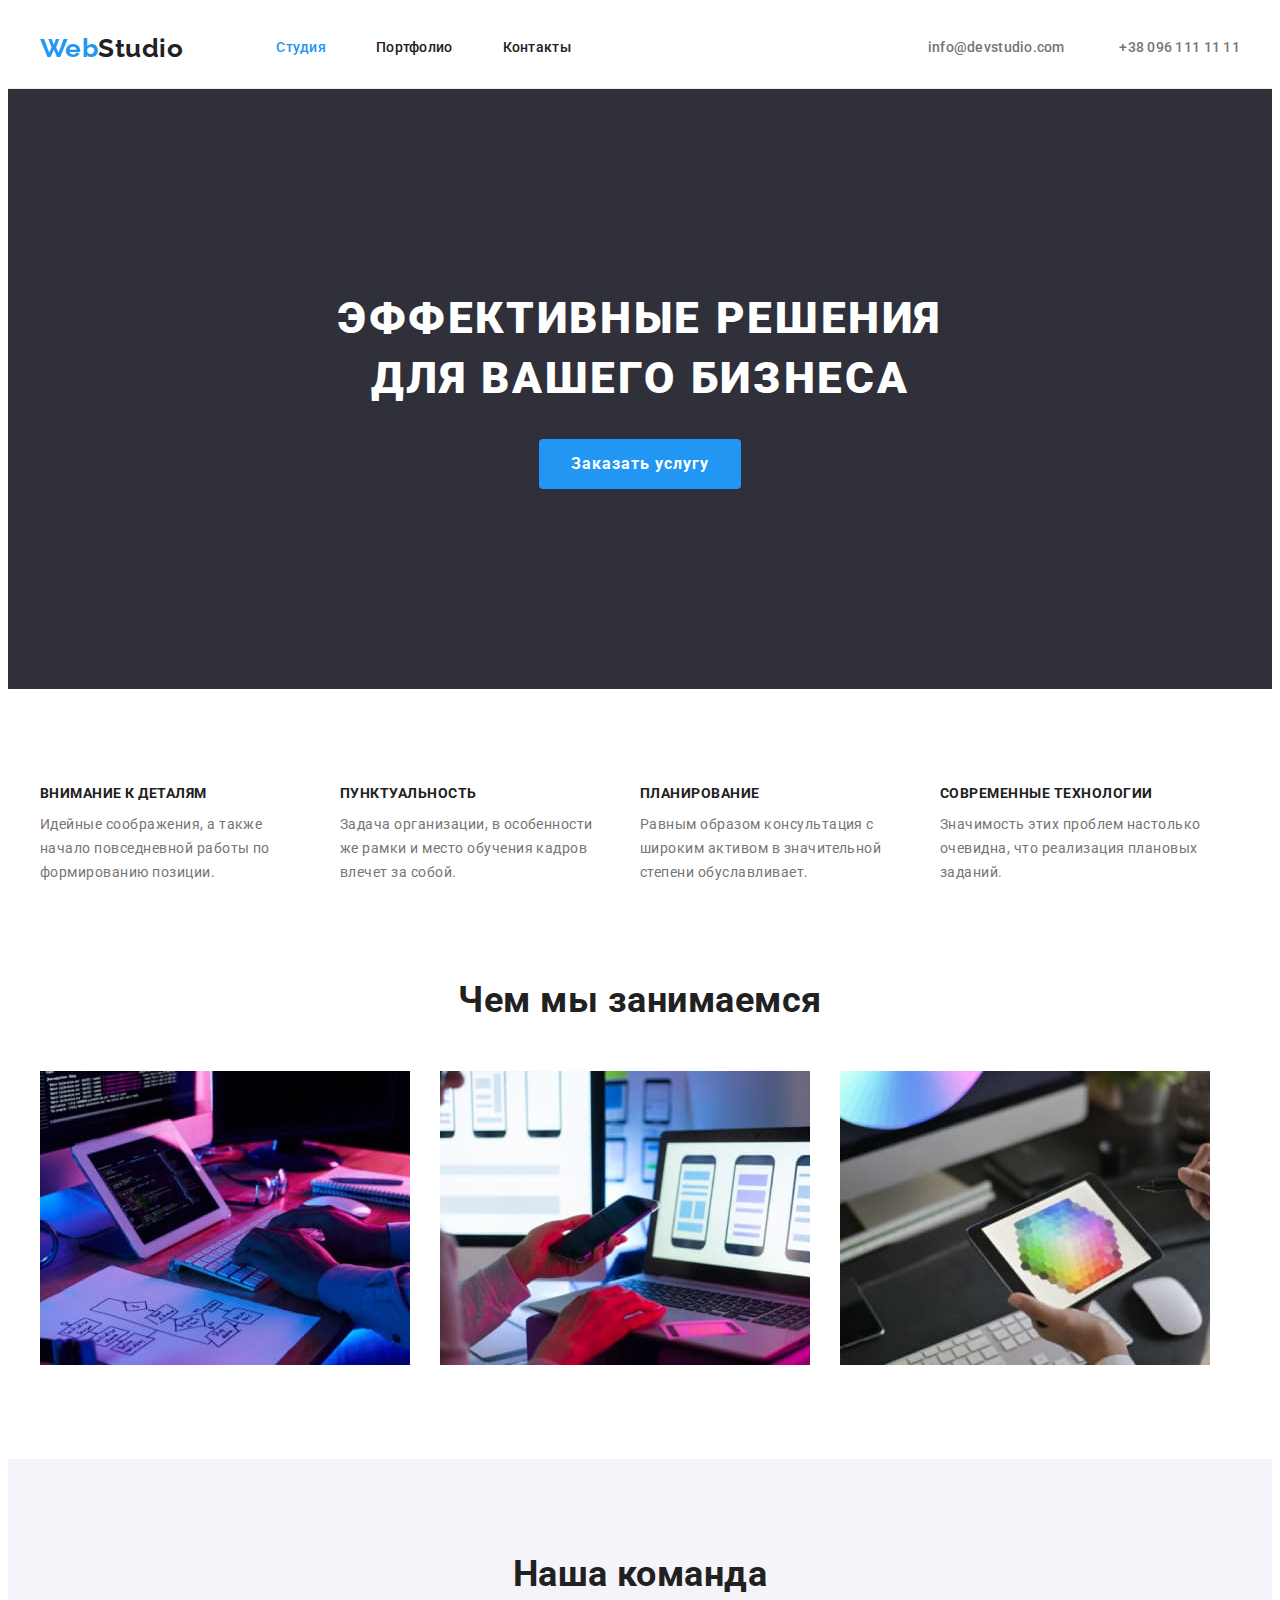
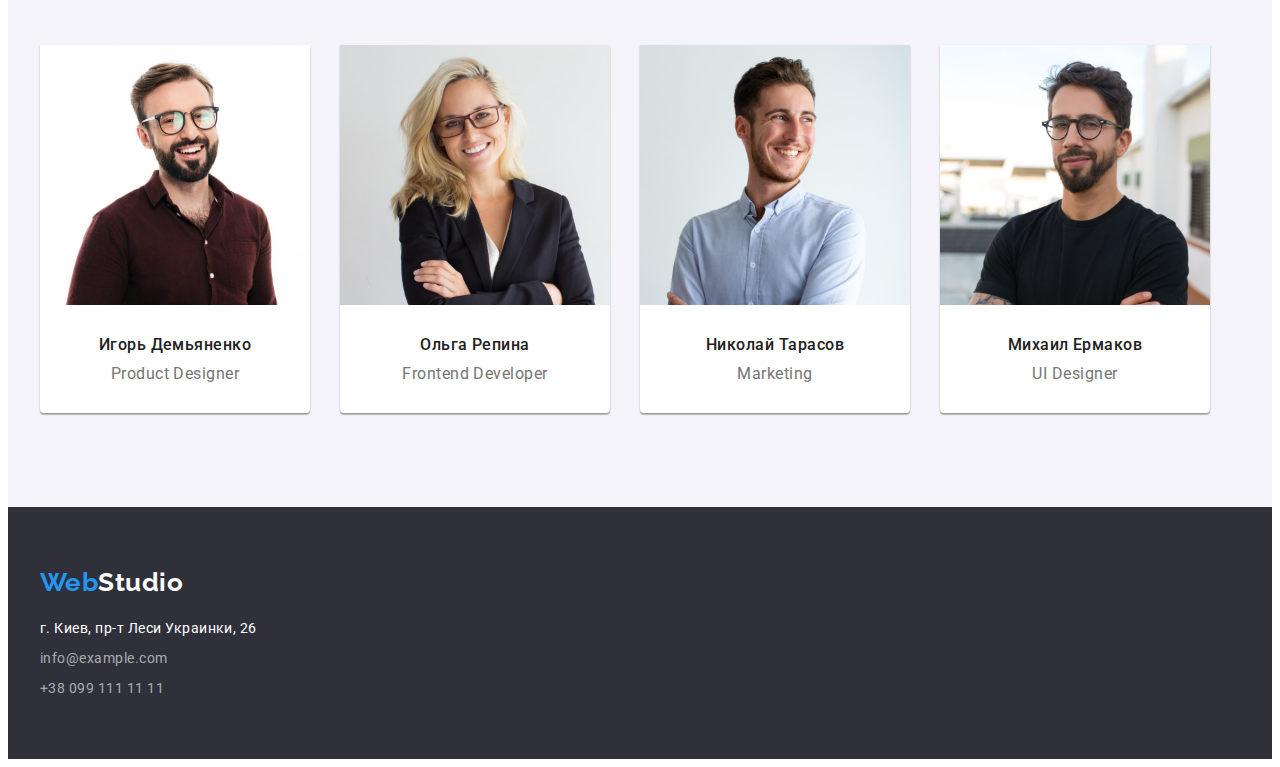
<file: index.html>
<!DOCTYPE html>
<html lang="ru">
  <head>
    <meta charset="UTF-8" />
    <meta http-equiv="X-UA-Compatible" content="IE=edge" />
    <meta name="viewport" content="width=device-width, initial-scale=1.0" />
    <title>WebStudio</title>
    <link rel="preconnect" href="https://fonts.googleapis.com" />
    <link rel="preconnect" href="https://fonts.gstatic.com" crossorigin />
    <link
      href="https://fonts.googleapis.com/css2?family=Raleway:wght@700&family=Roboto:wght@400;500;700;900&display=swap"
      rel="stylesheet"
    />
    <link
      rel="stylesheet"
      href="https://cdnjs.cloudflare.com/ajax/libs/modern-normalize/1.1.0/modern-normalize.min.css"
      integrity="sha512-wpPYUAdjBVSE4KJnH1VR1HeZfpl1ub8YT/NKx4PuQ5NmX2tKuGu6U/JRp5y+Y8XG2tV+wKQpNHVUX03MfMFn9Q=="
      crossorigin="anonymous"
      referrerpolicy="no-referrer"
    />
    <link rel="stylesheet" href="./css/styles.css" />
  </head>

  <body>
    <header>
      <div class="container page-header">
        <nav class="site-nav">
          <a href="./index.html" class="logo link">Web<span class="logo-header">Studio</span></a>
          <ul class="list-nav list">
            <li class="item"><a href="./index.html" class="current link">Студия</a></li>
            <li class="item"><a href="./portfolio.html" class="link">Портфолио</a></li>
            <li class="item"><a href="" class="link">Контакты</a></li>
          </ul>
        </nav>
        <address class="contacts">
          <a href="mailto:info@devstudio.com" class="link">info@devstudio.com</a>
          <a href="tel:+380961111111" class="link">+38 096 111 11 11</a>
        </address>
      </div>
    </header>
    <main>
      <section class="hero section">
        <div class="container">
          <h1 class="hero-title">Эффективные решения для вашего бизнеса</h1>
          <button type="button" class="hero-button">Заказать услугу</button>
        </div>
      </section>
      <section class="features section">
        <div class="container">
          <!--приховати цей заголовок h2 в css-->
          <h2 class="visually-hidden">Наши преимущества</h2>
          <ul class="features-list list">
            <li class="item">
              <h3 class="features-title">Внимание к деталям</h3>
              <p class="features-text">
                Идейные соображения, а также начало повседневной работы по формированию позиции.
              </p>
            </li>
            <li class="item">
              <h3 class="features-title">Пунктуальность</h3>
              <p class="features-text">
                Задача организации, в особенности же рамки и место обучения кадров влечет за собой.
              </p>
            </li>
            <li class="item">
              <h3 class="features-title">Планирование</h3>
              <p class="features-text">
                Равным образом консультация с широким активом в значительной степени обуславливает.
              </p>
            </li>
            <li class="item">
              <h3 class="features-title">Современные технологии</h3>
              <p class="features-text">
                Значимость этих проблем настолько очевидна, что реализация плановых заданий.
              </p>
            </li>
          </ul>
        </div>
      </section>
      <section class="directions section">
        <div class="container">
          <h2 class="directions-title">Чем мы занимаемся</h2>
          <ul class="directions-list list">
            <li class="item">
              <img src="./images/doing1.jpg" width="370" alt="руки на клавиатуре, на екране код" />
            </li>
            <li class="item">
              <img
                src="./images/doing2.jpg"
                width="370"
                alt="мобильный телефон в руке и на экране"
              />
            </li>
            <li class="item">
              <img
                src="./images/doing3.jpg"
                width="370"
                alt="цветовая палитра на экране планшета"
              />
            </li>
          </ul>
        </div>
      </section>
      <section class="team section">
        <div class="container">
          <h2 class="team-title">Наша команда</h2>
          <ul class="team-list list">
            <li class="item">
              <img
                class="pic"
                src="./images/demiyanenko.jpg"
                width="270"
                alt="мужчина в коричневой рубашке, в очках и с бородой"
              />
              <div class="team-description">
                <h3 class="team-list-title">Игорь Демьяненко</h3>
                <p class="team-list-text">Product Designer</p>
              </div>
            </li>
            <li class="item">
              <img
                class="pic"
                src="./images/repina.jpg"
                width="270"
                alt="девушка блондинка в черном пиджакеи очках"
              />
              <div class="team-description">
                <h3 class="team-list-title">Ольга Репина</h3>
                <p class="team-list-text">Frontend Developer</p>
              </div>
            </li>
            <li class="item">
              <img
                class="pic"
                src="./images/tarasov.jpg"
                width="270"
                alt="мужчина в голубой рубашке и с бородой"
              />
              <div class="team-description">
                <h3 class="team-list-title">Николай Тарасов</h3>
                <p class="team-list-text">Marketing</p>
              </div>
            </li>
            <li class="item">
              <img
                class="pic"
                src="./images/ermakov.jpg"
                width="270"
                alt="мужчина в черной футболке, с бородой и в очках"
              />
              <div class="team-description">
                <h3 class="team-list-title">Михаил Ермаков</h3>
                <p class="team-list-text">UI Designer</p>
              </div>
            </li>
          </ul>
        </div>
      </section>
    </main>
    <footer>
      <div class="container">
        <a href="./index.html" class="logo link">Web<span class="logo-footer">Studio</span></a>
        <address class="address">
          <ul class="address-list list">
            <li class="item">
              <a
                href="https://goo.gl/maps/7GaUv9bCkKkRXXXv6"
                target="_blank"
                rel="noopener noreferrer nofollow"
                class="address-map link"
                >г. Киев, пр-т Леси Украинки, 26</a
              >
            </li>
            <li class="item">
              <a href="mailto:info@example.com" class="address-mail link">info@example.com</a>
            </li>
            <li class="item">
              <a href="tel:+380991111111" class="address-tel link">+38 099 111 11 11</a>
            </li>
          </ul>
        </address>
      </div>
    </footer>
  </body>
</html>
</file>
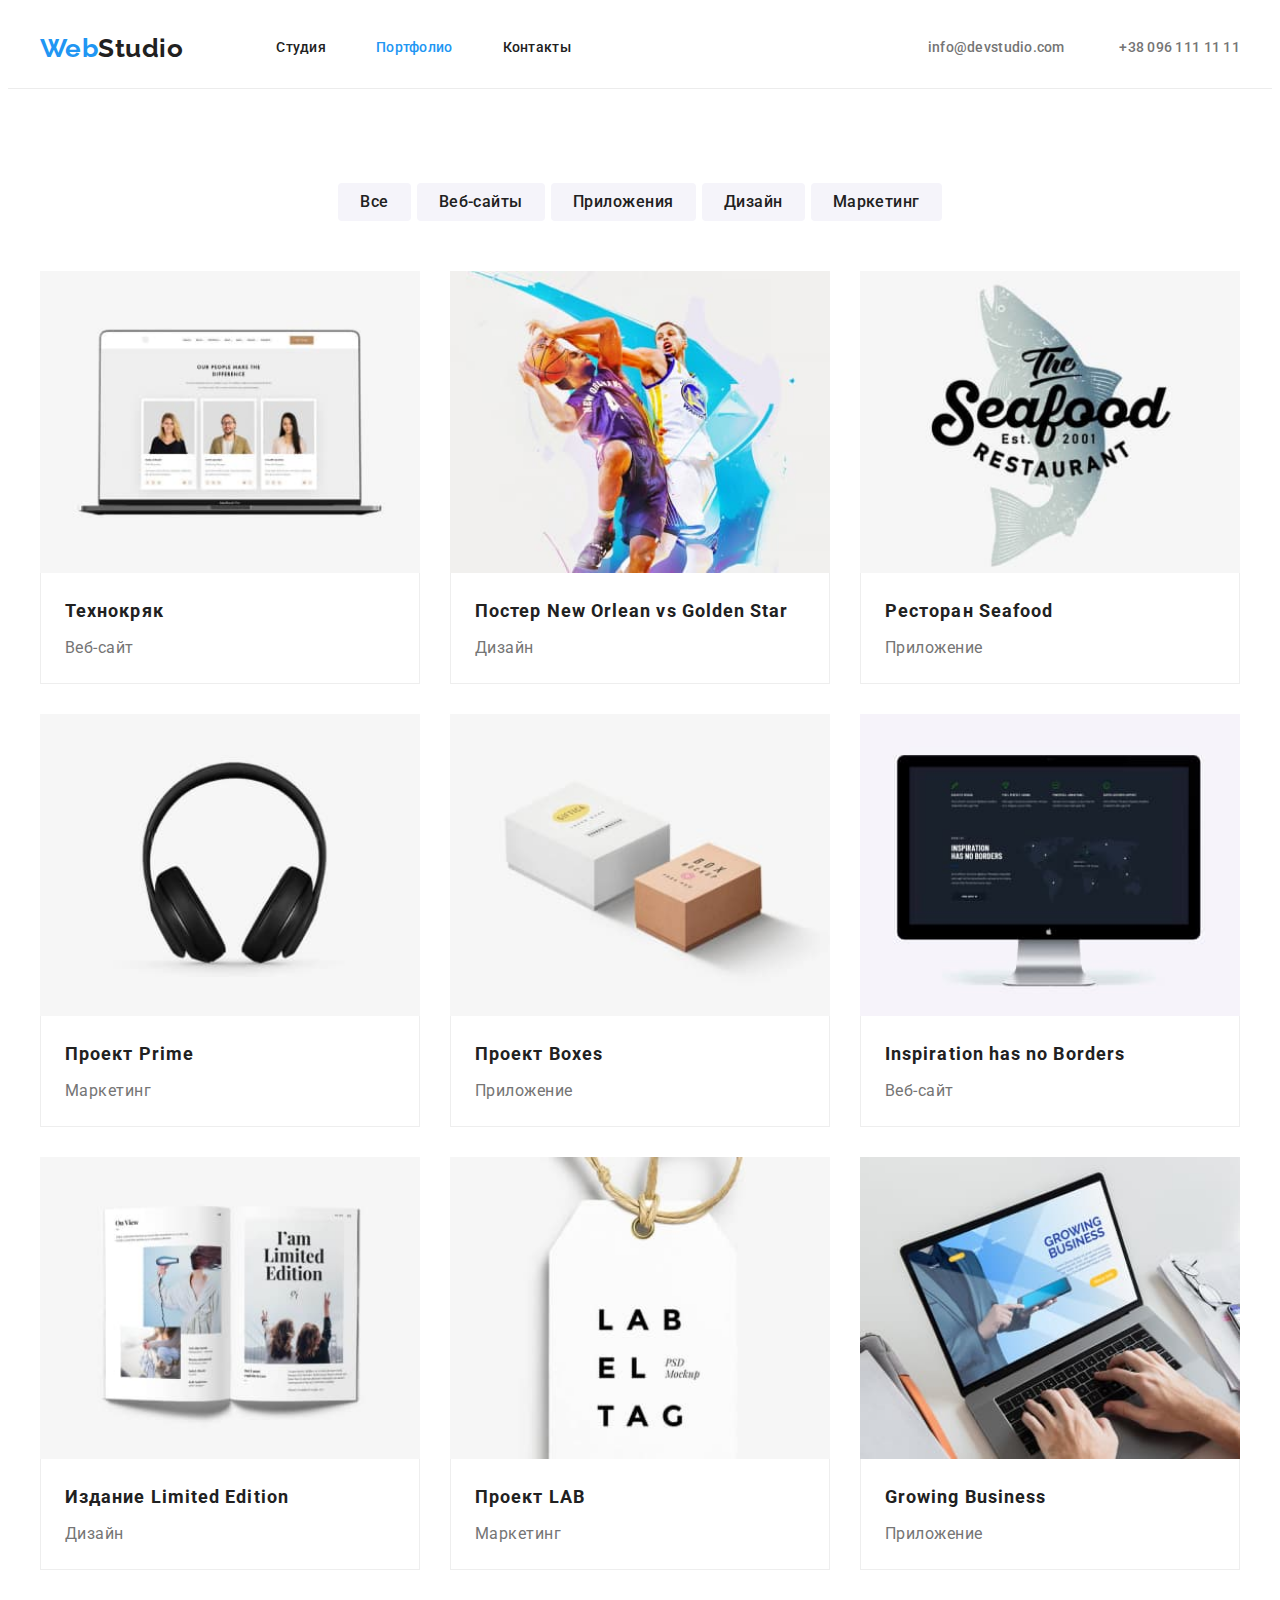
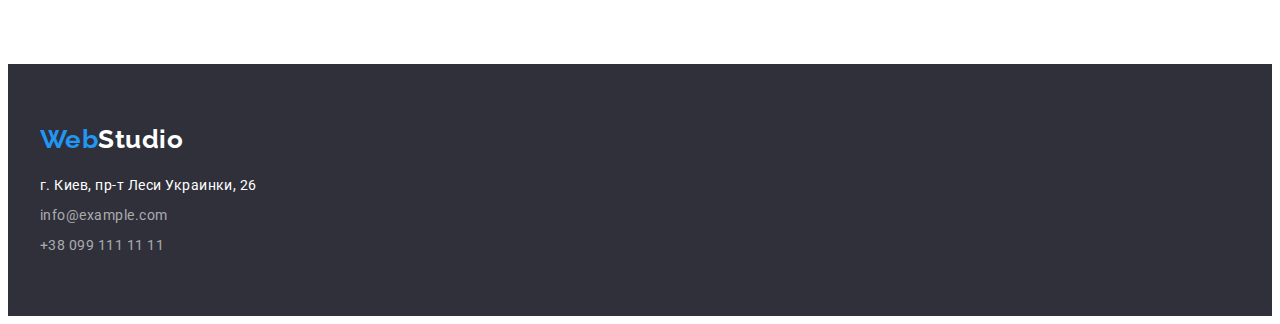
<file: portfolio.html>
<!DOCTYPE html>
<html lang="ru">
  <head>
    <meta charset="UTF-8" />
    <meta http-equiv="X-UA-Compatible" content="IE=edge" />
    <meta name="viewport" content="width=device-width, initial-scale=1.0" />
    <title>portfolio</title>
    <link rel="preconnect" href="https://fonts.googleapis.com" />
    <link rel="preconnect" href="https://fonts.gstatic.com" crossorigin />
    <link
      href="https://fonts.googleapis.com/css2?family=Raleway:wght@700&family=Roboto:wght@400;500;700;900&display=swap"
      rel="stylesheet"
    />
    <link
      rel="stylesheet"
      href="https://cdnjs.cloudflare.com/ajax/libs/modern-normalize/1.1.0/modern-normalize.min.css"
      integrity="sha512-wpPYUAdjBVSE4KJnH1VR1HeZfpl1ub8YT/NKx4PuQ5NmX2tKuGu6U/JRp5y+Y8XG2tV+wKQpNHVUX03MfMFn9Q=="
      crossorigin="anonymous"
      referrerpolicy="no-referrer"
    />
    <link rel="stylesheet" href="./css/styles.css" />
  </head>

  <body>
    <header>
      <div class="container page-header">
        <nav class="site-nav">
          <a href="./index.html" class="logo link">Web<span class="logo-header">Studio</span></a>
          <ul class="list-nav list">
            <li class="item"><a href="./index.html" class="link">Студия</a></li>
            <li class="item"><a href="./portfolio.html" class="current link">Портфолио</a></li>
            <li class="item"><a href="" class="link">Контакты</a></li>
          </ul>
        </nav>
        <address class="contacts">
          <a href="mailto:info@devstudio.com" class="link">info@devstudio.com</a>
          <a href="tel:+380961111111" class="link">+38 096 111 11 11</a>
        </address>
      </div>
    </header>
    <main>
      <section class="section">
        <div class="container">
          <h1 class="visually-hidden">Наши работы</h1>
          <ul class="filters list">
            <li class="filters-list"><button type="button" class="filters-btn">Все</button></li>
            <li class="filters-list">
              <button type="button" class="filters-btn">Веб-сайты</button>
            </li>
            <li class="filters-list">
              <button type="button" class="filters-btn">Приложения</button>
            </li>
            <li class="filters-list"><button type="button" class="filters-btn">Дизайн</button></li>
            <li class="filters-list">
              <button type="button" class="filters-btn">Маркетинг</button>
            </li>
          </ul>
          <ul class="works list">
            <li class="works-list">
              <a href="" class="works-link link"
                ><img
                  class="works-pic"
                  src="./images/1tekhnokryak.jpg"
                  alt="на экране ноутбука карточки троих человек"
                  width="370"
                />
                <div class="works-descr">
                  <h2 class="works-title">Технокряк</h2>
                  <p class="works-text">Веб-сайт</p>
                </div>
              </a>
            </li>
            <li class="works-list">
              <a href="" class="works-link link"
                ><img
                  class="works-pic"
                  src="./images/2orleans.jpg"
                  alt="постер два баскетболиста с мячом"
                  width="370"
                />
                <div class="works-descr">
                  <h2 class="works-title">Постер New Orlean vs Golden Star</h2>
                  <p class="works-text">Дизайн</p>
                </div>
              </a>
            </li>
            <li class="works-list">
              <a href="" class="works-link link"
                ><img
                  class="works-pic"
                  src="./images/3seafood.jpg"
                  alt="логотип в виде рыбы с надписью ресторан сиафуд"
                  width="370"
                />
                <div class="works-descr">
                  <h2 class="works-title">Ресторан Seafood</h2>
                  <p class="works-text">Приложение</p>
                </div>
              </a>
            </li>
            <li class="works-list">
              <a href="" class="works-link link"
                ><img
                  class="works-pic"
                  src="./images/4prime.jpg"
                  alt="черные наушники"
                  width="370"
                />
                <div class="works-descr">
                  <h2 class="works-title">Проект Prime</h2>
                  <p class="works-text">Маркетинг</p>
                </div>
              </a>
            </li>
            <li class="works-list">
              <a href="" class="works-link link"
                ><img
                  class="works-pic"
                  src="./images/5boxes.jpg"
                  alt="две коробочки, белая и коричневая"
                  width="370"
                />
                <div class="works-descr">
                  <h2 class="works-title">Проект Boxes</h2>
                  <p class="works-text">Приложение</p>
                </div>
              </a>
            </li>
            <li class="works-list">
              <a href="" class="works-link link"
                ><img
                  class="works-pic"
                  src="./images/6inspiration.jpg"
                  alt="монитор компьютера"
                  width="370"
                />
                <div class="works-descr">
                  <h2 class="works-title">Inspiration has no Borders</h2>
                  <p class="works-text">Веб-сайт</p>
                </div>
              </a>
            </li>
            <li class="works-list">
              <a href="" class="works-link link"
                ><img
                  class="works-pic"
                  src="./images/7limited.jpg"
                  alt="открытый журнал"
                  width="370"
                />
                <div class="works-descr">
                  <h2 class="works-title">Издание Limited Edition</h2>
                  <p class="works-text">Дизайн</p>
                </div>
              </a>
            </li>
            <li class="works-list">
              <a href="" class="works-link link"
                ><img
                  class="works-pic"
                  src="./images/8lab.jpg"
                  alt="бирка с надписью лаб ел тег"
                  width="370"
                />
                <div class="works-descr">
                  <h2 class="works-title">Проект LAB</h2>
                  <p class="works-text">Маркетинг</p>
                </div>
              </a>
            </li>
            <li class="works-list">
              <a href="" class="works-link link"
                ><img
                  class="works-pic"
                  src="./images/9growing.jpg"
                  alt="ноутбук с открытым приложением гровин бизнес"
                  width="370"
                />
                <div class="works-descr">
                  <h2 class="works-title">Growing Business</h2>
                  <p class="works-text">Приложение</p>
                </div>
              </a>
            </li>
          </ul>
        </div>
      </section>
    </main>
    <footer>
      <div class="container">
        <a href="./index.html" class="logo link">Web<span class="logo-footer">Studio</span></a>
        <address class="address">
          <ul class="address-list list">
            <li class="item">
              <a
                href="https://goo.gl/maps/7GaUv9bCkKkRXXXv6"
                target="_blank"
                rel="noopener noreferrer nofollow"
                class="address-map link"
                >г. Киев, пр-т Леси Украинки, 26</a
              >
            </li>
            <li class="item">
              <a href="mailto:info@example.com" class="address-mail link">info@example.com</a>
            </li>
            <li class="item">
              <a href="tel:+380991111111" class="address-tel link">+38 099 111 11 11</a>
            </li>
          </ul>
        </address>
      </div>
    </footer>
  </body>
</html>
</file>
<file: css/styles.css>
/* основний колір фону - #FFFFFF */
/* колір футера - #2F303A */
/* додатковий колір фону - #F5F4FA */
/* колір логотипу - #000000 */
/* колір акценту - #2196F3 */
/* колір ховеру кнопки героя - #188CE8 */
/* колір заголовків - #212121 */
/* колір тексту - #757575 */
/* додатковий колір тексту - #FFFFFF */
/* колір тексту із прозорістю - rgba(255, 255, 255, 0.6) */
/* колір лінії - #ECECEC */
/* ?Raleway 700, Roboto 400 500 700 900 */

/* css змінні */
:root {
  --akcent-color: #2196f3;
  --base-color: #ffffff;
  --heading-color: #212121;
  --text-color: #757575;
  --btn-color: #f5f4fa;
}

body {
  background-color: var(--base-color);
  color: var(--heading-color);

  font-family: Roboto, sans-serif;
  letter-spacing: 0.03em;
}

header {
  border-bottom: 1px solid #ececec;
}

footer {
  background-color: #2f303a;
}

h1,
h2,
h3,
h4,
h5,
h6,
p,
ul,
li {
  margin: 0;
  padding: 0;
}

img {
  display: block;
  min-width: 100%;
  height: auto;
}

.list {
  list-style: none;
}

.link {
  text-decoration: none;
}

.section {
  padding-top: 94px;
  padding-bottom: 94px;
}

.container {
  margin-left: auto;
  margin-right: auto;
  width: 1200px;
  padding-left: 15px;
  padding-right: 15px;
  /* outline: 2px solid tomato; */
}

/* =============Хедер============== */
.page-header {
  display: flex;
  align-items: center;
}

.site-nav {
  display: flex;
  align-items: center;
}

.logo {
  padding-top: 20px;
  padding-bottom: 20px;

  color: var(--akcent-color);

  font-family: Raleway, sans-serif;
  font-weight: 700;
  font-size: 26px;
  line-height: 1.19;
}

.logo-header {
  color: #212121;
}

.list-nav {
  display: flex;
  margin-left: 93px;
}

.list-nav .item:not(:last-child) {
  margin-right: 50px;
}

.list-nav .link {
  display: inline-block;
  padding-top: 32px;
  padding-bottom: 32px;

  color: var(--heading-color);

  font-weight: 500;
  font-size: 14px;
  line-height: 1.14;
  letter-spacing: 0.02em;
}

.list-nav .link:hover,
.list-nav .link:focus {
  color: var(--akcent-color);
}

.contacts {
  margin-left: auto;
}

.contacts .link + .link {
  margin-left: 50px;
}

.contacts .link {
  display: inline-block;
  padding-top: 32px;
  padding-bottom: 32px;

  color: var(--text-color);

  font-style: normal;
  font-weight: 500;
  font-size: 14px;
  line-height: 1.14;
  letter-spacing: 0.02em;
}

.contacts .link:hover,
.contacts .link:focus {
  color: var(--akcent-color);
}

.link.current {
  color: var(--akcent-color);
}

/* =============герой============== */
.hero {
  padding-top: 200px;
  padding-bottom: 200px;
  background-color: #2f303a;
  text-align: center;
}

.hero-title {
  width: 696px;
  margin-right: auto;
  margin-left: auto;

  color: var(--base-color);
  font-weight: 900;
  font-size: 44px;
  line-height: 1.36;
  letter-spacing: 0.06em;
  text-transform: uppercase;
}

.hero-button {
  margin-right: auto;
  margin-left: auto;
  margin-top: 30px;
  min-width: 200px;
  border-radius: 4px;
  padding-top: 10px;
  padding-right: 32px;
  padding-bottom: 10px;
  padding-left: 32px;

  background-color: var(--akcent-color);
  color: var(--base-color);
  border: none;
  cursor: pointer;
  display: block;

  font-family: inherit;
  font-weight: 700;
  font-size: 16px;
  line-height: 1.88;
  letter-spacing: 0.06em;
}

.hero-button:hover,
.hero-button:focus {
  background-color: #188ce8;
}

/* =============преимущества============= */
.visually-hidden {
  position: absolute;
  white-space: nowrap;
  width: 1px;
  height: 1px;
  overflow: hidden;
  border: 0;
  padding: 0;
  clip: rect(0 0 0 0);
  clip-path: inset(50%);
  margin: -1px;
}

.features-list {
  display: flex;
}

.features-list .item {
  width: 270px;
}

.features-list .item:not(:last-child) {
  margin-right: 30px;
}

.features-title {
  margin-bottom: 10px;

  font-weight: 700;
  font-size: 14px;
  line-height: 1.43;
  text-transform: uppercase;
}

.features-text {
  color: var(--text-color);

  font-size: 14px;
  line-height: 1.71;
}

/* =============чем мы занимаемся============= */
.directions {
  padding-top: 0;
}

.directions-title {
  margin-bottom: 50px;

  font-weight: 700;
  font-size: 36px;
  line-height: 1.17;
  text-align: center;
}

.directions-list {
  display: flex;
}

.directions-list .item + .item {
  margin-left: 30px;
}

/* =============команда============= */
.team {
  background-color: #f5f4fa;
}

.team-title {
  margin-bottom: 50px;

  font-weight: 700;
  font-size: 36px;
  line-height: 1.17;
  text-align: center;
}

.team-list {
  display: flex;
}

.team-list .item + .item {
  margin-left: 30px;
}

.team-list .item {
  border-radius: 0px 0px 4px 4px;

  background-color: var(--base-color);
  width: 270px;

  box-shadow: 0px 1px 3px rgba(0, 0, 0, 0.12), 0px 1px 1px rgba(0, 0, 0, 0.14),
    0px 2px 1px rgba(0, 0, 0, 0.2);
}

.team-description {
  padding-top: 30px;
  padding-bottom: 30px;
}

.team-list-title {
  margin-bottom: 10px;

  font-weight: 500;
  font-size: 16px;
  line-height: 1.19;
  text-align: center;
}

.team-list-text {
  color: var(--text-color);

  font-size: 16px;
  line-height: 1.19;
  text-align: center;
}

/* =============футер============= */
footer {
  padding-top: 60px;
  padding-bottom: 60px;
}

.logo-footer {
  color: var(--base-color);
}

.address {
  margin-top: 20px;

  font-style: normal;
  font-size: 14px;
  /* line-height: 1.71; */
  line-height: 1.5;
}

/* .address-list .item {
  height: 21px;
} */

.address-list .item + .item {
  margin-top: 9px;
}

.address-map {
  color: var(--base-color);
}

.address-map:hover,
.address-map:focus {
  color: var(--akcent-color);
}

.address-tel,
.address-mail {
  color: rgba(255, 255, 255, 0.6);
}

.address-tel:hover,
.address-tel:focus {
  color: var(--akcent-color);
}

.address-mail:hover,
.address-mail:focus {
  color: var(--akcent-color);
}

/* =============портфолио============= */
.filters {
  display: flex;
  margin-bottom: 50px;
  justify-content: center;
}

.filters-btn {
  padding-top: 6px;
  padding-right: 22px;
  padding-bottom: 6px;
  padding-left: 22px;
  border-radius: 4px;

  color: var(--heading-color);
  background-color: var(--btn-color);
  border: none;
  cursor: pointer;

  font-family: inherit;
  font-weight: 500;
  font-size: 16px;
  line-height: 1.62;
  text-align: center;
  letter-spacing: inherit;
}

.filters-list:not(:last-child) {
  margin-right: 6px;
}

.filters-btn:hover,
.filters-btn:focus {
  background-color: var(--akcent-color);
  color: var(--base-color);
}

.works {
  display: flex;
  flex-wrap: wrap;
  gap: 30px;
}

.works-list {
  flex-basis: calc((100% - 60px) / 3);
}

.works-descr {
  padding-right: 24px;
  padding-bottom: 20px;
  padding-left: 24px;
  padding-top: 20px;

  border: 1px solid #eeeeee;
  border-top: none;
}

.works-title {
  margin-bottom: 4px;
  color: var(--heading-color);

  font-weight: 700;
  font-size: 18px;
  line-height: 2;
  letter-spacing: 0.06em;
}

.works-text {
  color: var(--text-color);

  font-size: 16px;
  line-height: 1.88;
}
</file>
